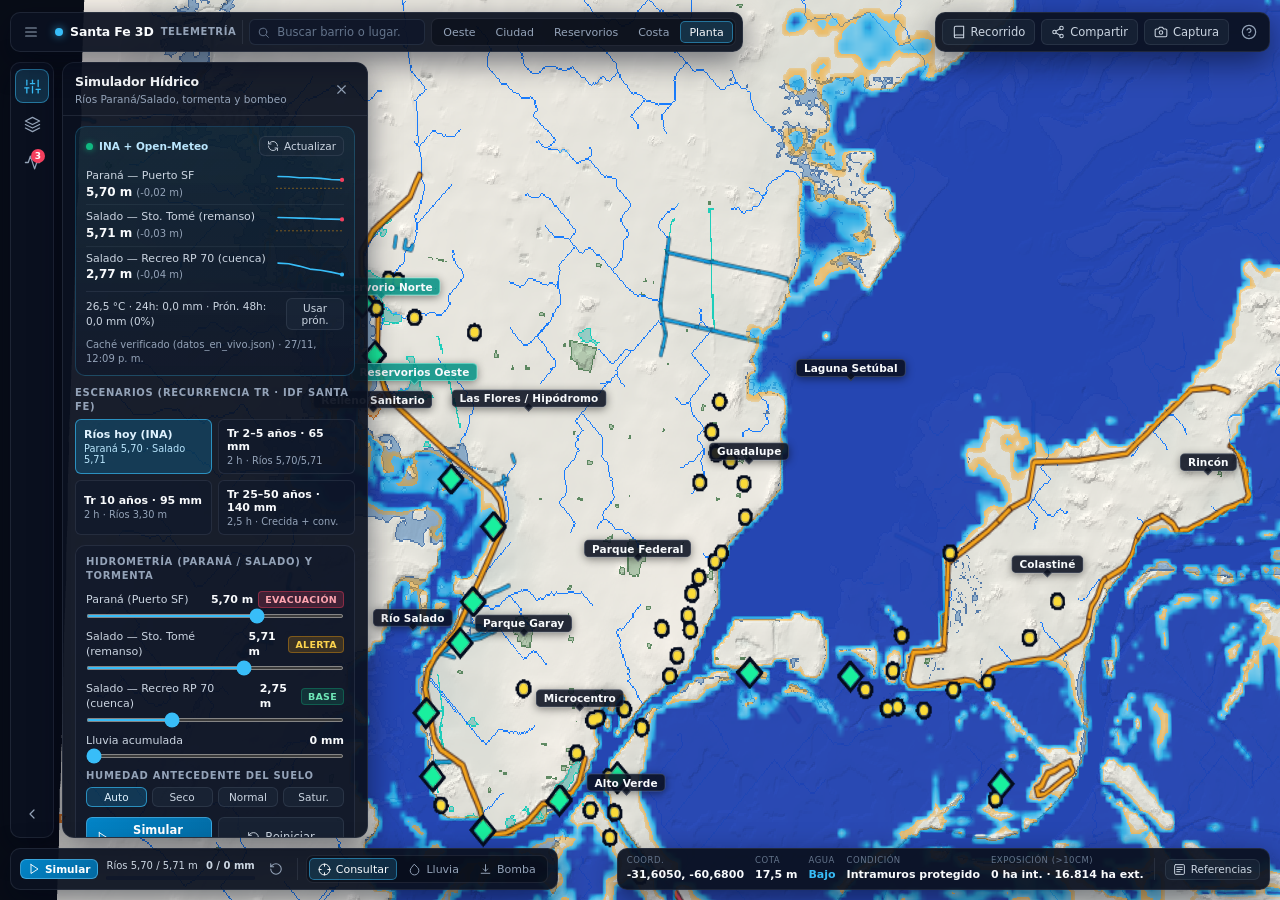
<file: index.html>
<!DOCTYPE html>
<html lang="es">
<head>
  <meta charset="utf-8">
  <meta name="viewport" content="width=device-width, initial-scale=1.0">
  <title>Santa Fe 3D — Simulador de Lluvias, Crecidas y Bombeo</title>
  <meta name="description" content="Visor topográfico 3D interactivo y simulador de lluvias, crecidas de los ríos Paraná y Salado, reservorios y estaciones de bombeo del Gran Santa Fe.">
  <meta property="og:title" content="Santa Fe 3D — Simulador de Lluvias, Crecidas y Bombeo">
  <meta property="og:description" content="Explorá el relieve suelo desnudo FABDEM, datos hidrométricos oficiales del INA, pronóstico Open-Meteo y 59 estaciones de bombeo de Santa Fe en 3D.">
  <meta property="og:type" content="website">
  <link rel="icon" type="image/svg+xml" href="data:image/svg+xml,%3Csvg xmlns='http://www.w3.org/2000/svg' viewBox='0 0 32 32'%3E%3Crect width='32' height='32' rx='8' fill='%230b1120'/%3E%3Cpath d='M5 20c3-2 5 2 8 0s5 2 8 0 4-2 6 0' stroke='%2338bdf8' stroke-width='2.6' fill='none' stroke-linecap='round'/%3E%3Cpath d='M5 13c3-2 5 2 8 0s5 2 8 0 4-2 6 0' stroke='%230ea5e9' stroke-width='2.2' fill='none' stroke-linecap='round' opacity='.75'/%3E%3C/svg%3E">
  <link rel="stylesheet" href="./src/styles.css">
</head>
<body>
  <div id="loading" role="status" aria-live="polite">
    <span id="loading-text">Cargando relieve 3D y modelo hídrico de Santa Fe...</span>
    <div class="loader-bar"></div>
  </div>

  <canvas id="glcanvas" tabindex="0" aria-label="Mapa topográfico 3D interactivo del Gran Santa Fe"></canvas>
  <div id="labels-layer" aria-hidden="false"></div>

  <!-- ZONA 1: Command Bar superior -->
  <header id="command-bar">
    <div class="bar-group">
      <button id="btn-toggle-drawer" class="btn-ghost" title="Mostrar u ocultar panel lateral" aria-label="Mostrar u ocultar panel lateral" aria-expanded="true">
        <span data-icon="menu" data-icon-size="16"></span>
      </button>
      <div class="brand-chip">
        <span class="brand-dot" aria-hidden="true"></span>
        <span class="brand-name">Santa Fe 3D</span>
        <span class="brand-tag">Telemetría</span>
      </div>
      <div class="search-wrap">
        <span class="search-ico" data-icon="search" data-icon-size="13"></span>
        <input id="search-place" list="barrios-list" placeholder="Buscar barrio o lugar..." autocomplete="off" aria-label="Buscar barrio o lugar">
        <datalist id="barrios-list"></datalist>
      </div>
      <div id="preset-buttons" class="segmented" role="group" aria-label="Vistas de cámara">
        <button data-preset="cap1">Oeste</button>
        <button data-preset="cap2">Ciudad</button>
        <button data-preset="res">Reservorios</button>
        <button data-preset="costa">Costa</button>
        <button data-preset="top" class="active">Planta</button>
      </div>
      <select id="preset-select" aria-label="Vista de cámara">
        <option value="cap1">Oeste</option>
        <option value="cap2">Ciudad</option>
        <option value="res">Reservorios</option>
        <option value="costa">Costa</option>
        <option value="top" selected>Planta</option>
      </select>
    </div>

    <div class="bar-group">
      <button id="btn-story" title="Iniciar recorrido guiado de 5 pasos" aria-label="Recorrido guiado">
        <span data-icon="book" data-icon-size="14"></span>
        <span class="btn-label-sm">Recorrido</span>
      </button>
      <button id="btn-share" title="Copiar enlace del escenario actual" aria-label="Compartir escenario">
        <span data-icon="share" data-icon-size="14"></span>
        <span class="btn-label-sm">Compartir</span>
      </button>
      <button id="btn-shot" title="Descargar captura PNG del 3D" aria-label="Descargar captura PNG">
        <span data-icon="camera" data-icon-size="14"></span>
        <span class="btn-label-sm">Captura</span>
      </button>
      <button id="btn-help" class="btn-ghost" title="Guía rápida de uso" aria-label="Guía rápida">
        <span data-icon="help" data-icon-size="16"></span>
      </button>
    </div>
  </header>

  <!-- Banner persistente para distinguir escenarios simulados de datos reales en vivo -->
  <div id="sim-banner" class="sim-banner hidden" role="status" aria-live="polite">
    <span class="sim-banner-dot" aria-hidden="true"></span>
    <strong class="sim-banner-title">ESCENARIO SIMULADO</strong>
    <span id="sim-banner-detail" class="sim-banner-detail tabular">No representa estado real en vivo</span>
    <button id="btn-back-live" class="btn-xs" type="button">Volver a hoy</button>
  </div>

  <!-- ZONA 2: Panel lateral único con Rail de 3 modos -->
  <aside id="sidebar" aria-label="Controles del simulador">
    <nav id="icon-rail" role="tablist" aria-orientation="vertical" aria-label="Secciones">
      <button class="rail-btn active" role="tab" aria-selected="true" data-mode="sim" title="Simulador y datos en vivo" aria-label="Simulador">
        <span data-icon="sliders" data-icon-size="17"></span>
      </button>
      <button class="rail-btn" role="tab" aria-selected="false" data-mode="layers" title="Capas, basemap y ajustes 3D" aria-label="Capas y 3D">
        <span data-icon="layers" data-icon-size="17"></span>
      </button>
      <button class="rail-btn" role="tab" aria-selected="false" data-mode="impact" title="Impacto y diagnóstico por sector" aria-label="Impacto y diagnóstico">
        <span data-icon="activity" data-icon-size="17"></span>
        <span id="rail-impact-badge" class="rail-badge hidden" aria-hidden="true">0</span>
      </button>
      <div class="rail-spacer"></div>
      <button id="btn-rail-collapse" class="rail-btn" title="Contraer panel" aria-label="Contraer panel">
        <span data-icon="chevronLeft" data-icon-size="16"></span>
      </button>
    </nav>

    <section id="drawer">
      <div class="drawer-header">
        <div>
          <div id="drawer-title" class="drawer-title">Simulador Hídrico</div>
          <div id="drawer-sub" class="drawer-sub">Ríos Paraná/Salado, tormenta y bombeo</div>
        </div>
        <button id="btn-close-drawer" class="btn-ghost" title="Ocultar panel" aria-label="Ocultar panel">
          <span data-icon="close" data-icon-size="15"></span>
        </button>
      </div>

      <div class="drawer-body">
        <!-- MODO 1: SIMULAR -->
        <div id="pane-sim" class="mode-pane active" role="tabpanel">
          <!-- Telemetría en vivo -->
          <div class="card live-card" aria-live="polite">
            <div class="live-top">
              <span class="live-status">
                <span id="live-dot" class="status-dot"></span>
                <span id="live-title">INA + Open-Meteo</span>
              </span>
              <button id="btn-refresh-live" class="btn-xs" title="Actualizar desde INA y Open-Meteo" aria-label="Actualizar datos en vivo">
                <span data-icon="refresh" data-icon-size="12"></span>
                <span>Actualizar</span>
              </button>
            </div>
            <div id="live-rivers-list">
              <div class="hint-line">Consultando alturas oficiales (INA)...</div>
            </div>
            <div class="weather-strip">
              <span id="live-weather" class="tabular">Consultando Open-Meteo...</span>
              <button id="btn-load-forecast" class="btn-xs" title="Cargar lluvia pronosticada 48 h">Usar prón.</button>
            </div>
            <div id="live-meta" class="live-meta">Iniciando telemetría...</div>
          </div>

          <!-- Escenarios anclados a recurrencias hidrológicas (Tr - IDF Santa Fe) -->
          <div>
            <div class="section-label">Escenarios (recurrencia Tr · IDF Santa Fe)</div>
            <div class="grid-2" style="margin-top:5px;">
              <button class="scenario-btn active" data-sc="hoy">
                <strong>Ríos hoy (INA)</strong>
                <span id="sc-hoy-sub" class="tabular">Cargando escala...</span>
              </button>
              <button class="scenario-btn" data-sc="tr5">
                <strong>Tr 2–5 años · 65 mm</strong>
                <span id="sc-rhoy-sub" class="tabular">2 h · Ríos hoy</span>
              </button>
              <button class="scenario-btn" data-sc="tr10">
                <strong>Tr 10 años · 95 mm</strong>
                <span class="tabular">2 h · Ríos 3,30 m</span>
              </button>
              <button class="scenario-btn" data-sc="tr50">
                <strong>Tr 25–50 años · 140 mm</strong>
                <span class="tabular">2,5 h · Crecida + conv.</span>
              </button>
            </div>
          </div>

          <!-- Controles principales (Nivel 1) -->
          <div class="card">
            <div class="section-label">
              <span>Hidrometría (Paraná / Salado) y tormenta</span>
            </div>

            <div class="slider-block">
              <div class="slider-head">
                <span>Paraná (Puerto SF)</span>
                <span class="slider-val tabular">
                  <span id="val-parana">-- m</span>
                  <span id="tag-parana" class="badge badge-ok">Normal</span>
                </span>
              </div>
              <input id="sl-parana" type="range" min="2.0" max="7.5" step="0.01" value="3.30" aria-label="Altura Río Paraná en Puerto Santa Fe">
            </div>

            <div class="slider-block">
              <div class="slider-head">
                <span title="Nivel de desembocadura influenciado por remanso del Río Paraná">Salado — Sto. Tomé (remanso)</span>
                <span class="slider-val tabular">
                  <span id="val-salado">-- m</span>
                  <span id="tag-salado" class="badge badge-ok">Normal</span>
                </span>
              </div>
              <input id="sl-salado" type="range" min="2.0" max="8.0" step="0.01" value="3.20" aria-label="Altura Río Salado en Santo Tomé (desembocadura y remanso Paraná)">
            </div>

            <div class="slider-block">
              <div class="slider-head">
                <span title="Estación INA Recreo RP 70: indica aporte propio de la cuenca del Salado">Salado — Recreo RP 70 (cuenca)</span>
                <span class="slider-val tabular">
                  <span id="val-recreo">2,90 m</span>
                  <span id="tag-recreo" class="badge badge-ok">Base</span>
                </span>
              </div>
              <input id="sl-recreo" type="range" min="0.5" max="7.5" step="0.05" value="2.90" aria-label="Altura Río Salado en Recreo Ruta 70 (aporte de cuenca)">
            </div>

            <div class="slider-block">
              <div class="slider-head">
                <span>Lluvia acumulada</span>
                <span id="val-rain" class="slider-val tabular">0 mm</span>
              </div>
              <input id="sl-rain" type="range" min="0" max="250" step="5" value="0" aria-label="Lluvia acumulada en milímetros">
            </div>

            <div>
              <div class="section-label" style="margin-bottom:4px;">Humedad antecedente del suelo</div>
              <div class="grid-4">
                <button class="active btn-xs" data-soil="auto" title="Calculada según lluvia real 24 h">Auto</button>
                <button class="btn-xs" data-soil="dry">Seco</button>
                <button class="btn-xs" data-soil="wet">Normal</button>
                <button class="btn-xs" data-soil="saturated">Satur.</button>
              </div>
            </div>

            <div class="grid-2" style="margin-top:2px;">
              <button id="btn-sim-play-panel" class="btn-primary">
                <span data-icon="play" data-icon-size="13"></span>
                <span>Simular lluvia</span>
              </button>
              <button id="btn-sim-reset-panel">
                <span data-icon="reset" data-icon-size="13"></span>
                <span>Reiniciar</span>
              </button>
            </div>
            <div>
              <div class="section-label" style="margin-bottom:4px;">Visualización del agua</div>
              <div class="grid-2">
                <button class="active btn-xs" data-wvis="uncertainty" title="Bandas de confianza asumiendo margen ±0,6 m de FABDEM">Incertidumbre (±0,6 m)</button>
                <button class="btn-xs" data-wvis="depth" title="Lámina estimada en cm (orientativa)">Lámina est. (cm)</button>
              </div>
            </div>
            <div class="hint-line">Puerto SF: Alerta 5,30 m · Evac. 5,70 m | Salado Sto. Tomé: Alerta 4,70 m</div>
          </div>

          <!-- Nivel 2: Parámetros hidráulicos avanzados (colapsado por defecto) -->
          <details class="accordion">
            <summary>
              <span>Parámetros hidráulicos avanzados</span>
              <span class="acc-chev" data-icon="chevronDown" data-icon-size="14"></span>
            </summary>
            <div class="accordion-body">
              <div class="slider-block">
                <div class="slider-head">
                  <span>Duración de tormenta</span>
                  <span id="val-dur" class="slider-val tabular">2,0 h (0 mm/h)</span>
                </div>
                <input id="sl-dur" type="range" min="0.5" max="6" step="0.5" value="2" aria-label="Duración de la tormenta en horas">
              </div>

              <div>
                <div class="section-label" style="margin-bottom:4px;">Perfil de tormenta (hietograma)</div>
                <div class="grid-2">
                  <button class="active" data-profile="uniform">Uniforme</button>
                  <button data-profile="convective">Convectiva (pico)</button>
                </div>
              </div>

              <div>
                <div class="section-label" style="margin-bottom:4px;">Desagüe pluvial urbano</div>
                <div class="grid-2">
                  <button id="btn-drain-ok" class="active" data-drain="partial">Parcial</button>
                  <button id="btn-drain-sat" data-drain="saturated">Saturado</button>
                </div>
              </div>

              <div>
                <div class="section-label" style="margin-bottom:4px;">Estaciones de bombeo (14 fijas + 45 móviles)</div>
                <div class="grid-2">
                  <button id="btn-cpump-on" class="active" data-cpump="on">Activas (59)</button>
                  <button id="btn-cpump-off" data-cpump="off">Apagadas</button>
                </div>
              </div>
            </div>
          </details>
        </div>

        <!-- MODO 2: CAPAS Y 3D -->
        <div id="pane-layers" class="mode-pane" role="tabpanel">
          <div class="card">
            <div class="section-label">Mapa base</div>
            <div class="grid-3">
              <button data-base="relief">Relieve</button>
              <button data-base="streets">Calles</button>
              <button class="active" data-base="sat">Satélite</button>
            </div>
            <div id="basemap-status" class="hint-line">Cargando imagen satelital HD...</div>
            <div id="basemap-attr" class="basemap-attr hidden"></div>
          </div>

          <div class="card">
            <div class="section-label">Infraestructura y drenaje</div>
            <label class="switch-row">
              <span class="switch-left"><span class="swatch round" style="background:#06b6d4"></span>Estaciones de bombeo (59)</span>
              <input class="switch-input" type="checkbox" id="chk-city-pumps" checked>
            </label>
            <label class="switch-row">
              <span class="switch-left"><span class="swatch" style="background:linear-gradient(135deg,#0ea5e9 50%,#f59e0b 50%)"></span>Canales y defensas (OSM)</span>
              <input class="switch-input" type="checkbox" id="chk-osm-canales" checked>
            </label>
            <label class="switch-row">
              <span class="switch-left"><span class="swatch" style="background:#14b8a6"></span>Reservorios y cuencos</span>
              <input class="switch-input" type="checkbox" id="chk-res" checked>
            </label>
            <label class="switch-row">
              <span class="switch-left"><span class="swatch" style="background:#007bff"></span>Corredores principales</span>
              <input class="switch-input" type="checkbox" id="chk-bin" checked>
            </label>
            <label class="switch-row">
              <span class="switch-left"><span class="swatch" style="background:#38bdf8"></span>Red secundaria (umbral)</span>
              <input class="switch-input" type="checkbox" id="chk-acflow">
            </label>
            <div id="thresh-wrap" class="slider-block hidden">
              <div class="slider-head">
                <span>Sensibilidad de red</span>
                <span id="val-thresh" class="slider-val tabular">5.000</span>
              </div>
              <input id="sl-thresh" type="range" min="2.477" max="5.301" step="0.01" value="3.699">
            </div>
          </div>

          <div class="card">
            <div class="section-label">Referencias urbanas</div>
            <label class="switch-row">
              <span class="switch-left"><span class="swatch" style="background:linear-gradient(135deg,#0816d8 50%,#34e08a 50%)"></span>Capa de riesgo hídrico base</span>
              <input class="switch-input" type="checkbox" id="chk-risk-layer">
            </label>
            <label class="switch-row">
              <span class="switch-left"><span class="swatch" style="background:#2b6cb0"></span>Ríos y Laguna Setúbal</span>
              <input class="switch-input" type="checkbox" id="chk-water" checked>
            </label>
            <label class="switch-row">
              <span class="switch-left"><span class="swatch" style="background:#5a7d5c"></span>Parques y plazas</span>
              <input class="switch-input" type="checkbox" id="chk-parks" checked>
            </label>
            <label class="switch-row">
              <span class="switch-left"><span class="swatch" style="background:#d97706"></span>Relleno sanitario</span>
              <input class="switch-input" type="checkbox" id="chk-landfill" checked>
            </label>
            <label class="switch-row">
              <span class="switch-left"><span class="swatch" style="background:#94a3b8"></span>Etiquetas de barrios</span>
              <input class="switch-input" type="checkbox" id="chk-labels" checked>
            </label>
          </div>

          <details class="accordion">
            <summary>
              <span>Riesgo hídrico base</span>
              <span class="acc-chev" data-icon="chevronDown" data-icon-size="14"></span>
            </summary>
            <div class="accordion-body">
              <div class="slider-block">
                <div class="slider-head">
                  <span>Opacidad</span>
                  <span id="val-risk-alpha" class="slider-val tabular">62%</span>
                </div>
                <input id="sl-risk-alpha" type="range" min="0" max="100" step="2" value="62">
              </div>
              <label class="switch-row"><span class="switch-left"><span class="swatch" style="background:#0816d8"></span>Zona I · Extramuros sin defensa</span><input class="switch-input" type="checkbox" id="chk-r1" checked></label>
              <label class="switch-row"><span class="switch-left"><span class="swatch" style="background:#3cd6ff"></span>Zona II · Terraza baja fluvial</span><input class="switch-input" type="checkbox" id="chk-r2" checked></label>
              <label class="switch-row"><span class="switch-left"><span class="swatch" style="background:#34e08a"></span>Zona III · Defendida / periurbana</span><input class="switch-input" type="checkbox" id="chk-r3" checked></label>
              <label class="switch-row"><span class="switch-left"><span class="swatch" style="background:#f4f2ec"></span>Zona IV · Intramuros protegido</span><input class="switch-input" type="checkbox" id="chk-r4" checked></label>
            </div>
          </details>

          <details class="accordion">
            <summary>
              <span>Ajustes 3D del relieve</span>
              <span class="acc-chev" data-icon="chevronDown" data-icon-size="14"></span>
            </summary>
            <div class="accordion-body">
              <div class="slider-block">
                <div class="slider-head"><span>Exageración vertical (Z)</span><span id="val-z" class="slider-val tabular">28×</span></div>
                <input id="sl-z" type="range" min="1" max="80" step="1" value="28">
              </div>
              <div class="slider-block">
                <div class="slider-head"><span>Sombreado topográfico</span><span id="val-hs" class="slider-val tabular">70%</span></div>
                <input id="sl-hs" type="range" min="0" max="100" step="5" value="70">
              </div>
              <label class="switch-row">
                <span class="switch-left"><span class="swatch" style="background:#78716c"></span>Curvas de nivel (cada 2 m)</span>
                <input class="switch-input" type="checkbox" id="chk-contours">
              </label>
              <label class="switch-row">
                <span class="switch-left"><span class="swatch" style="background:#38bdf8"></span>Modo ligero (PC lenta / menor GPU)</span>
                <input class="switch-input" type="checkbox" id="chk-light-mode">
              </label>
            </div>
          </details>
        </div>

        <!-- MODO 3: IMPACTO Y DIAGNÓSTICO (absorbe #diag-card sin solapamientos) -->
        <div id="pane-impact" class="mode-pane" role="tabpanel" aria-live="polite">
          <div>
            <div class="section-label">Resumen del escenario actual</div>
            <div class="grid-4" style="margin-top:6px;">
              <div class="kpi-card"><div id="kpi-ha" class="kpi-v tabular">0 ha</div><div class="kpi-k">Ciudad &gt;10cm</div></div>
              <div class="kpi-card"><div id="kpi-ext" class="kpi-v tabular">0 ha</div><div class="kpi-k">Costa/Islas</div></div>
              <div class="kpi-card"><div id="kpi-res" class="kpi-v tabular">0%</div><div class="kpi-k">Reservorios</div></div>
              <div class="kpi-card"><div id="kpi-max" class="kpi-v tabular">0 cm</div><div class="kpi-k">Máx. ciudad</div></div>
            </div>
          </div>

          <!-- Alertas operativas empíricas activas (Fase 6) -->
          <div id="emp-alerts-wrap" class="hidden">
            <div class="section-label">Umbrales territoriales activos</div>
            <div id="emp-alerts-list" class="emp-alerts-list"></div>
          </div>

          <!-- Diagnóstico del punto -->
          <div id="diag-panel" class="diag-box selectable">
            <div class="diag-head">
              <span id="diag-title" class="diag-title">Diagnóstico por sector</span>
              <button id="diag-clear" class="btn-ghost hidden" title="Limpiar selección" aria-label="Limpiar selección">
                <span data-icon="close" data-icon-size="13"></span>
              </button>
            </div>
            <div id="diag-body" class="diag-meta">
              Hacé clic en cualquier punto del mapa 3D para inspeccionar cotas, agua simulada y bombeo cercano.
            </div>
          </div>
        </div>
      </div>
    </section>
  </aside>

  <!-- Popover de Recorrido / Ayuda -->
  <div id="tour-popover" class="hidden" role="dialog" aria-label="Guía y recorrido">
    <div class="tour-head">
      <span id="tour-title" class="tour-title">Guía rápida</span>
      <button id="tour-close" class="btn-ghost" title="Cerrar" aria-label="Cerrar guía">
        <span data-icon="close" data-icon-size="14"></span>
      </button>
    </div>
    <div id="tour-body" class="tour-body"></div>
    <div id="tour-foot" class="tour-foot"></div>
  </div>

  <!-- ZONA 3: Dock inferior unificado -->
  <footer id="bottom-dock">
    <div id="sim-dock" class="dock-pill">
      <button id="btn-sim-play" class="btn-primary btn-xs" aria-label="Simular o pausar lluvia">
        <span data-icon="play" data-icon-size="12"></span>
        <span id="btn-sim-play-lbl">Simular</span>
      </button>
      <div class="sim-progress-mini">
        <div class="sim-progress-top tabular">
          <span id="sim-status">Listo</span>
          <strong id="sim-mm">0 / 0 mm</strong>
        </div>
        <div class="progress-track"><div id="sim-bar" class="progress-fill"></div></div>
      </div>
      <button id="btn-sim-reset" class="btn-ghost" title="Reiniciar simulación" aria-label="Reiniciar simulación">
        <span data-icon="reset" data-icon-size="14"></span>
      </button>
      <div class="dock-divider"></div>
      <div class="segmented" role="group" aria-label="Herramientas sobre el mapa 3D">
        <button class="active" data-tool="inspect" title="Consultar diagnóstico de un punto">
          <span data-icon="crosshair" data-icon-size="13"></span>
          <span class="btn-label-sm">Consultar</span>
        </button>
        <button data-tool="rain" title="Descargar chaparrón puntual (+55 mm)">
          <span data-icon="droplet" data-icon-size="13"></span>
          <span class="btn-label-sm">Lluvia</span>
        </button>
        <button data-tool="pump" title="Colocar bomba extractora temporal (hasta 5)">
          <span data-icon="pump" data-icon-size="13"></span>
          <span class="btn-label-sm">Bomba</span>
        </button>
      </div>
      <button id="btn-clear-pumps" class="btn-xs hidden" title="Quitar bombas manuales">
        <span>Quitar (<span id="pump-cnt">0</span>)</span>
      </button>
    </div>

    <div id="info-dock" class="dock-pill">
      <div class="insp-strip selectable" aria-label="Inspector topográfico">
        <div class="insp-col insp-hide-sm">
          <span class="insp-k">Coord.</span>
          <span id="i-coord" class="insp-v tabular">-31,6050, -60,6800</span>
        </div>
        <div class="insp-col">
          <span class="insp-k">Cota</span>
          <span id="i-elev" class="insp-v tabular">-- m</span>
        </div>
        <div class="insp-col">
          <span class="insp-k">Agua</span>
          <span id="i-water" class="insp-v water tabular">0 cm</span>
        </div>
        <div class="insp-col insp-hide-md">
          <span class="insp-k">Condición</span>
          <span id="i-risk" class="insp-v">--</span>
        </div>
        <div class="insp-col insp-hide-md">
          <span class="insp-k">Exposición (&gt;10cm)</span>
          <span id="i-acum" class="insp-v tabular">0 ha int. · 0 ha ext.</span>
        </div>
      </div>
      <div class="dock-divider"></div>
      <button id="btn-legend" class="btn-xs" aria-expanded="false" aria-controls="legend-popover">
        <span data-icon="legend" data-icon-size="13"></span>
        <span class="btn-label-sm">Referencias</span>
      </button>

      <!-- Leyenda oscura colapsable y completa -->
      <div id="legend-popover" class="hidden" role="region" aria-label="Referencias del mapa">
        <h3>
          <span>Referencias</span>
          <button id="btn-legend-close" class="btn-ghost" aria-label="Cerrar referencias">
            <span data-icon="close" data-icon-size="13"></span>
          </button>
        </h3>
        <div class="leg-group-title">Bandas de incertidumbre (FABDEM ±0,6 m)</div>
        <div class="leg-row"><span class="leg-box" style="background:rgba(245,158,11,0.65);border-color:#f59e0b"></span>Franja sensible (verificar en campo)</div>
        <div class="leg-row"><span class="leg-box" style="background:#0ea5e9"></span>Probabilidad media (40–80%)</div>
        <div class="leg-row"><span class="leg-box" style="background:#1e40af"></span>Alta confianza (&gt; 80% · bajos)</div>

        <div class="leg-group-title">Lámina estimada (modo cm)</div>
        <div class="leg-row"><span class="leg-box" style="background:#7dd3fc"></span>Somera (4–15 cm)</div>
        <div class="leg-row"><span class="leg-box" style="background:#0284c7"></span>Media (15–40 cm)</div>
        <div class="leg-row"><span class="leg-box" style="background:#1e3a8a"></span>Profunda (&gt; 40 cm)</div>

        <div class="leg-group-title">Zonificación física territorial</div>
        <div class="leg-row"><span class="leg-box" style="background:#f8fafc"></span>Intramuros protegido (terraza alta)</div>
        <div class="leg-row"><span class="leg-box" style="background:#34e08a"></span>Área defendida / periurbana condicionada</div>
        <div class="leg-row"><span class="leg-box" style="background:#33e0b3"></span>Franja de transición</div>
        <div class="leg-row"><span class="leg-box" style="background:#3cd6ff"></span>Terraza baja / transición fluvial</div>
        <div class="leg-row"><span class="leg-box" style="background:#0816d8"></span>Extramuros sin defensa (valle aluvial)</div>

        <div class="leg-group-title">Infraestructura hídrica y defensas</div>
        <div class="leg-row"><span class="leg-line" style="background:#0077ff"></span>Corredor de escurrimiento D8</div>
        <div class="leg-row"><span class="leg-box" style="background:rgba(20,184,166,0.35);border-color:#14b8a6"></span>Área de reservorio / cuenco</div>
        <div class="leg-row"><span class="leg-dot" style="background:#10f09e;border:1.5px solid #020617;border-radius:2px;transform:rotate(45deg)"></span>Estación fija principal (EB0–EB6)</div>
        <div class="leg-row"><span class="leg-dot" style="background:#facc15;border:1.5px solid #020617"></span>Punto de bombeo móvil / complementario</div>
        <div class="leg-row"><span class="leg-line" style="background:#f59e0b"></span>Defensa consolidada · <span class="leg-line" style="background:#0ea5e9"></span>Canal (OSM)</div>
        <div class="leg-row"><span class="leg-line" style="background:repeating-linear-gradient(90deg,#f43f5e 0 6px,transparent 6px 10px)"></span>Sector extramuros sin defensa</div>

        <div class="leg-disclaimer">
          FABDEM suelo desnudo (~30 m) · OSM · INA (Puerto SF 0 = 8,20 m IGN) · Open-Meteo. Modelo orientativo; no reemplaza alertas oficiales.
        </div>
      </div>
    </div>
  </footer>

  <div id="toast" role="status" aria-live="polite"></div>

  <script type="module" src="./src/main.js"></script>
</body>
</html>
</file>
<file: src/styles.css>
/* Santa Fe 3D — Cartographic Dark Telemetry Design System (Kepler.gl / Windy / Linear) */
:root {
  --bg-deep: #070b14;
  --bg-radial: #0f192d;
  --surface: rgba(11, 17, 32, 0.94);
  --surface-elevated: rgba(15, 23, 42, 0.97);
  --surface-subtle: rgba(30, 41, 59, 0.56);
  --surface-hover: rgba(51, 65, 85, 0.72);
  --border: rgba(148, 163, 184, 0.14);
  --border-strong: rgba(148, 163, 184, 0.28);
  --text-1: #f8fafc;
  --text-2: #cbd5e1;
  --text-3: #94a3b8;
  --text-4: #64748b;
  --accent: #38bdf8;
  --accent-strong: #0284c7;
  --ok: #10b981;
  --warn: #f59e0b;
  --crit: #f43f5e;
  --emerg: #a855f7;
  --teal: #14b8a6;
  --radius-sm: 6px;
  --radius-md: 10px;
  --radius-lg: 12px;
  --shadow: 0 10px 30px rgba(2, 6, 23, 0.52);
  --font-sans: "Inter", "Segoe UI", system-ui, -apple-system, sans-serif;
}

*, *::before, *::after { box-sizing: border-box; }

html, body {
  margin: 0;
  padding: 0;
  width: 100%;
  height: 100%;
  overflow: hidden;
  background: radial-gradient(circle at 55% 40%, var(--bg-radial) 0%, var(--bg-deep) 100%);
  color: var(--text-1);
  font-family: var(--font-sans);
  font-size: 12px;
  line-height: 1.4;
  -webkit-font-smoothing: antialiased;
}

.tabular { font-variant-numeric: tabular-nums; }
.selectable { user-select: text; -webkit-user-select: text; }
.hidden { display: none !important; }
.sr-only {
  position: absolute; width: 1px; height: 1px; padding: 0; margin: -1px;
  overflow: hidden; clip: rect(0, 0, 0, 0); white-space: nowrap; border: 0;
}

/* Canvas & Map Labels */
#glcanvas {
  position: fixed;
  inset: 0;
  width: 100%;
  height: 100%;
  display: block;
  cursor: grab;
  user-select: none;
  outline: none;
}
#glcanvas:focus-visible { outline: 2px solid var(--accent); outline-offset: -2px; }
#glcanvas.dragging { cursor: grabbing; }
#glcanvas.tool-mode { cursor: crosshair; }

#labels-layer {
  position: fixed;
  inset: 0;
  pointer-events: none;
  overflow: hidden;
  z-index: 3;
}

.map-label {
  position: fixed;
  top: 0;
  left: 0;
  display: none;
  background: rgba(11, 17, 32, 0.88);
  color: var(--text-1);
  border: 1px solid rgba(148, 163, 184, 0.28);
  padding: 2px 7px;
  border-radius: 5px;
  font-family: var(--font-sans);
  font-size: 10.5px;
  font-weight: 600;
  letter-spacing: 0.01em;
  white-space: nowrap;
  box-shadow: 0 2px 8px rgba(0, 0, 0, 0.45);
  pointer-events: auto;
  cursor: pointer;
  transition: border-color 0.14s ease, background 0.14s ease;
}
.map-label::after {
  content: "";
  position: absolute;
  left: 50%;
  bottom: -4px;
  width: 6px;
  height: 6px;
  background: inherit;
  border-right: 1px solid rgba(148, 163, 184, 0.32);
  border-bottom: 1px solid rgba(148, 163, 184, 0.32);
  transform: translateX(-50%) rotate(45deg);
  pointer-events: none;
}
.map-label:hover { border-color: var(--accent); background: rgba(15, 23, 42, 0.96); }
.map-label.res-lbl {
  background: rgba(13, 148, 136, 0.90);
  border-color: rgba(153, 246, 228, 0.55);
}
.map-label.res-lbl::after { border-color: rgba(153, 246, 228, 0.55); }
.map-label.res-lbl:hover { background: rgba(15, 118, 110, 0.98); border-color: #99f6e4; }

/* Base Controls */
button, select, input {
  font-family: var(--font-sans);
}

button {
  display: inline-flex;
  align-items: center;
  justify-content: center;
  gap: 5px;
  background: var(--surface-subtle);
  color: var(--text-2);
  border: 1px solid var(--border);
  border-radius: var(--radius-sm);
  padding: 5px 9px;
  font-size: 11.5px;
  font-weight: 500;
  cursor: pointer;
  user-select: none;
  transition: background 0.14s ease, border-color 0.14s ease, color 0.14s ease;
}
button:hover:not(:disabled) {
  background: var(--surface-hover);
  border-color: var(--border-strong);
  color: var(--text-1);
}
button:focus-visible, select:focus-visible, input:focus-visible {
  outline: 1.5px solid var(--accent);
  outline-offset: 1px;
}
button:disabled { opacity: 0.42; cursor: not-allowed; }
button.active {
  background: rgba(14, 165, 233, 0.22);
  border-color: rgba(56, 189, 248, 0.65);
  color: #e0f2fe;
}
button.btn-primary {
  background: linear-gradient(135deg, #0284c7, #0369a1);
  border-color: rgba(125, 211, 252, 0.45);
  color: #fff;
  font-weight: 600;
}
button.btn-primary:hover:not(:disabled) {
  background: linear-gradient(135deg, #0ea5e9, #0284c7);
  border-color: rgba(186, 230, 253, 0.7);
}
button.btn-primary.running {
  background: linear-gradient(135deg, #d97706, #b45309);
  border-color: rgba(253, 186, 116, 0.6);
}
button.btn-ghost {
  background: transparent;
  border-color: transparent;
  color: var(--text-3);
  padding: 5px;
}
button.btn-ghost:hover:not(:disabled) {
  background: var(--surface-subtle);
  color: var(--text-1);
}
button.btn-xs {
  padding: 3px 7px;
  font-size: 10.5px;
}

.ico { flex-shrink: 0; display: block; }

/* ZONE 1: Top Command Bar */
#command-bar {
  position: fixed;
  top: 10px;
  left: 10px;
  right: 10px;
  height: 44px;
  z-index: 20;
  display: flex;
  align-items: center;
  justify-content: space-between;
  gap: 8px;
  pointer-events: none;
}

.bar-group {
  display: flex;
  align-items: center;
  gap: 6px;
  height: 40px;
  padding: 4px 6px;
  background: var(--surface);
  border: 1px solid var(--border);
  border-radius: var(--radius-md);
  box-shadow: var(--shadow);
  pointer-events: auto;
}

.brand-chip {
  display: flex;
  align-items: center;
  gap: 7px;
  padding: 0 6px 0 4px;
  border-right: 1px solid var(--border);
  height: 24px;
}
.brand-dot {
  width: 8px;
  height: 8px;
  border-radius: 50%;
  background: var(--accent);
  box-shadow: 0 0 8px rgba(56, 189, 248, 0.75);
}
.brand-name {
  font-size: 12.5px;
  font-weight: 700;
  letter-spacing: -0.01em;
  color: var(--text-1);
  white-space: nowrap;
}
.brand-tag {
  font-size: 10px;
  font-weight: 600;
  color: var(--text-3);
  text-transform: uppercase;
  letter-spacing: 0.06em;
}

.search-wrap {
  position: relative;
  display: flex;
  align-items: center;
}
.search-wrap .search-ico {
  position: absolute;
  left: 8px;
  color: var(--text-4);
  pointer-events: none;
  display: flex;
}
#search-place {
  background: rgba(15, 23, 42, 0.78);
  color: var(--text-1);
  border: 1px solid var(--border);
  border-radius: var(--radius-sm);
  padding: 5px 8px 5px 27px;
  font-size: 11.5px;
  width: 176px;
  outline: none;
  transition: border-color 0.14s ease, width 0.18s ease;
}
#search-place:focus { border-color: var(--accent); width: 210px; }
#search-place::placeholder { color: var(--text-4); }

.segmented {
  display: inline-flex;
  align-items: center;
  background: rgba(7, 11, 20, 0.52);
  border: 1px solid var(--border);
  border-radius: 7px;
  padding: 2px;
  gap: 2px;
}
.segmented button {
  background: transparent;
  border: 1px solid transparent;
  padding: 3.5px 8px;
  font-size: 11px;
  border-radius: 5px;
  color: var(--text-3);
}
.segmented button:hover { color: var(--text-1); background: rgba(51, 65, 85, 0.45); }
.segmented button.active {
  background: rgba(56, 189, 248, 0.18);
  border-color: rgba(56, 189, 248, 0.48);
  color: var(--text-1);
}

#preset-select {
  display: none;
  background: rgba(15, 23, 42, 0.88);
  color: var(--text-1);
  border: 1px solid var(--border);
  border-radius: var(--radius-sm);
  padding: 0 6px;
  height: 28px;
  line-height: 26px;
  max-width: 96px;
  font-size: 11px;
  white-space: nowrap;
  overflow: hidden;
  text-overflow: ellipsis;
  flex-shrink: 0;
}

/* Banner persistente de Escenario Simulado */
.sim-banner {
  position: fixed;
  top: 62px;
  left: 50%;
  transform: translateX(-50%);
  z-index: 19;
  display: inline-flex;
  align-items: center;
  gap: 8px;
  padding: 5px 11px;
  background: rgba(30, 18, 6, 0.94);
  border: 1px solid rgba(245, 158, 11, 0.72);
  border-radius: 999px;
  box-shadow: 0 6px 20px rgba(2, 6, 23, 0.55);
  color: #fef3c7;
  font-size: 11px;
  max-width: calc(100vw - 28px);
  white-space: nowrap;
}
.sim-banner-dot {
  width: 7px;
  height: 7px;
  border-radius: 50%;
  background: #f59e0b;
  box-shadow: 0 0 8px rgba(245, 158, 11, 0.85);
  flex-shrink: 0;
}
.sim-banner-title {
  font-size: 10.5px;
  font-weight: 800;
  letter-spacing: 0.06em;
  color: #fbbf24;
}
.sim-banner-detail {
  color: #fde68a;
  font-size: 10.5px;
  overflow: hidden;
  text-overflow: ellipsis;
}
.sim-banner button {
  background: rgba(245, 158, 11, 0.22);
  border-color: rgba(251, 191, 36, 0.55);
  color: #fffbeb;
  padding: 2px 8px;
  font-size: 10px;
  font-weight: 600;
}
.sim-banner button:hover {
  background: rgba(245, 158, 11, 0.36);
}
body.sim-mode #glcanvas {
  box-shadow: inset 0 0 0 2px rgba(245, 158, 11, 0.45);
}

/* ZONE 2: Left Sidebar with 3-Mode Icon Rail */
#sidebar {
  position: fixed;
  top: 62px;
  left: 10px;
  bottom: 62px;
  z-index: 16;
  display: flex;
  align-items: stretch;
  pointer-events: none;
}

#icon-rail {
  width: 44px;
  background: var(--surface);
  border: 1px solid var(--border);
  border-radius: var(--radius-md);
  box-shadow: var(--shadow);
  padding: 6px 4px;
  display: flex;
  flex-direction: column;
  align-items: center;
  gap: 4px;
  pointer-events: auto;
  flex-shrink: 0;
}

.rail-btn {
  position: relative;
  width: 34px;
  height: 34px;
  padding: 0;
  border-radius: 8px;
  background: transparent;
  border: 1px solid transparent;
  color: var(--text-3);
}
.rail-btn:hover { background: var(--surface-subtle); color: var(--text-1); }
.rail-btn.active {
  background: rgba(56, 189, 248, 0.18);
  border-color: rgba(56, 189, 248, 0.5);
  color: var(--accent);
}
.rail-badge {
  position: absolute;
  top: 3px;
  right: 3px;
  min-width: 14px;
  height: 14px;
  padding: 0 3px;
  border-radius: 999px;
  background: var(--crit);
  color: #fff;
  font-size: 9px;
  font-weight: 700;
  display: flex;
  align-items: center;
  justify-content: center;
  line-height: 1;
}
.rail-spacer { flex: 1; }

#drawer {
  width: 306px;
  margin-left: 8px;
  background: var(--surface);
  border: 1px solid var(--border);
  border-radius: var(--radius-lg);
  box-shadow: var(--shadow);
  display: flex;
  flex-direction: column;
  overflow: hidden;
  pointer-events: auto;
  transition: transform 0.2s ease, opacity 0.18s ease, width 0.2s ease, margin 0.2s ease;
}

#sidebar.collapsed #drawer {
  width: 0;
  margin-left: 0;
  opacity: 0;
  pointer-events: none;
  border-width: 0;
}

.drawer-header {
  display: flex;
  align-items: center;
  justify-content: space-between;
  padding: 10px 12px 9px;
  border-bottom: 1px solid var(--border);
  flex-shrink: 0;
}
.drawer-title {
  font-size: 12.5px;
  font-weight: 700;
  color: var(--text-1);
  letter-spacing: -0.01em;
}
.drawer-sub {
  font-size: 10.5px;
  color: var(--text-3);
  margin-top: 1px;
}

.drawer-body {
  padding: 10px 12px 14px;
  overflow-y: auto;
  display: flex;
  flex-direction: column;
  gap: 10px;
  flex: 1;
}
.drawer-body::-webkit-scrollbar { width: 5px; }
.drawer-body::-webkit-scrollbar-thumb { background: rgba(148, 163, 184, 0.25); border-radius: 999px; }

.mode-pane { display: none; flex-direction: column; gap: 10px; }
.mode-pane.active { display: flex; }

.section-label {
  font-size: 10px;
  font-weight: 600;
  text-transform: uppercase;
  letter-spacing: 0.07em;
  color: var(--text-3);
  display: flex;
  align-items: center;
  justify-content: space-between;
  gap: 6px;
}

.card {
  background: rgba(15, 23, 42, 0.56);
  border: 1px solid var(--border);
  border-radius: var(--radius-md);
  padding: 9px 10px;
  display: flex;
  flex-direction: column;
  gap: 8px;
}

/* Telemetry Live Card */
.live-card {
  background: linear-gradient(180deg, rgba(14, 116, 144, 0.14), rgba(15, 23, 42, 0.62));
  border-color: rgba(56, 189, 248, 0.22);
}
.live-top {
  display: flex;
  align-items: center;
  justify-content: space-between;
  gap: 6px;
}
.live-status {
  display: inline-flex;
  align-items: center;
  gap: 6px;
  font-size: 10.5px;
  font-weight: 600;
  color: #bae6fd;
}
.status-dot {
  width: 7px;
  height: 7px;
  border-radius: 50%;
  background: var(--warn);
}
.status-dot.ok { background: var(--ok); box-shadow: 0 0 6px rgba(16, 185, 129, 0.7); }
.status-dot.partial { background: var(--accent); box-shadow: 0 0 6px rgba(56, 189, 248, 0.65); }

.river-row {
  display: flex;
  align-items: center;
  justify-content: space-between;
  gap: 8px;
  padding: 4px 0;
  border-bottom: 1px solid rgba(148, 163, 184, 0.09);
}
.river-row:last-of-type { border-bottom: none; padding-bottom: 0; }
.river-name { font-size: 11px; color: var(--text-2); font-weight: 500; }
.river-val { font-size: 12px; font-weight: 700; color: var(--text-1); }
.river-delta { font-size: 10px; color: var(--text-3); margin-left: 4px; font-weight: 500; }
.sparkline { display: block; flex-shrink: 0; }

.weather-strip {
  display: flex;
  align-items: center;
  justify-content: space-between;
  gap: 6px;
  padding-top: 6px;
  border-top: 1px solid rgba(148, 163, 184, 0.12);
  font-size: 10.5px;
  color: var(--text-2);
}
.live-meta { font-size: 10px; color: var(--text-3); }

/* Scenario Grid */
.grid-2 { display: grid; grid-template-columns: 1fr 1fr; gap: 6px; }
.grid-3 { display: grid; grid-template-columns: repeat(3, 1fr); gap: 5px; }
.grid-4 { display: grid; grid-template-columns: repeat(4, 1fr); gap: 5px; }

.scenario-btn {
  flex-direction: column;
  align-items: flex-start;
  text-align: left;
  padding: 7px 8px;
  gap: 2px;
  background: rgba(15, 23, 42, 0.62);
}
.scenario-btn strong { font-size: 11px; color: var(--text-1); font-weight: 600; }
.scenario-btn span { font-size: 9.8px; color: var(--text-3); font-weight: 400; }
.scenario-btn.active strong { color: #e0f2fe; }
.scenario-btn.active span { color: #bae6fd; }

/* Sliders & Badges */
.slider-block { display: flex; flex-direction: column; gap: 3px; }
.slider-head {
  display: flex;
  align-items: center;
  justify-content: space-between;
  gap: 6px;
  font-size: 11px;
  color: var(--text-2);
}
.slider-val {
  display: inline-flex;
  align-items: center;
  gap: 5px;
  font-weight: 600;
  color: var(--text-1);
}

input[type="range"] {
  width: 100%;
  accent-color: var(--accent);
  height: 4px;
  cursor: pointer;
  margin: 3px 0;
}

.badge {
  font-size: 9.5px;
  font-weight: 700;
  padding: 1px 6px;
  border-radius: 4px;
  text-transform: uppercase;
  letter-spacing: 0.03em;
}
.badge-ok { background: rgba(16, 185, 129, 0.16); color: #6ee7b7; border: 1px solid rgba(16, 185, 129, 0.32); }
.badge-warn { background: rgba(245, 158, 11, 0.18); color: #fcd34d; border: 1px solid rgba(245, 158, 11, 0.36); }
.badge-crit { background: rgba(244, 63, 94, 0.20); color: #fda4af; border: 1px solid rgba(244, 63, 94, 0.42); }

.hint-line {
  font-size: 10px;
  color: var(--text-3);
  line-height: 1.35;
}

/* Accordion (Progressive Disclosure) */
details.accordion {
  background: rgba(15, 23, 42, 0.48);
  border: 1px solid var(--border);
  border-radius: var(--radius-md);
  padding: 7px 10px;
}
details.accordion summary {
  list-style: none;
  display: flex;
  align-items: center;
  justify-content: space-between;
  font-size: 11px;
  font-weight: 600;
  color: var(--text-2);
  cursor: pointer;
  user-select: none;
}
details.accordion summary::-webkit-details-marker { display: none; }
details.accordion[open] summary .acc-chev { transform: rotate(180deg); }
.acc-chev { transition: transform 0.16s ease; color: var(--text-3); display: flex; }
.accordion-body {
  margin-top: 9px;
  padding-top: 8px;
  border-top: 1px solid var(--border);
  display: flex;
  flex-direction: column;
  gap: 8px;
}

/* Layer Switches */
.switch-row {
  display: flex;
  align-items: center;
  justify-content: space-between;
  gap: 8px;
  font-size: 11.5px;
  color: var(--text-2);
  cursor: pointer;
  padding: 2px 0;
  user-select: none;
}
.switch-left {
  display: flex;
  align-items: center;
  gap: 7px;
  min-width: 0;
}
.swatch {
  width: 11px;
  height: 11px;
  border-radius: 3px;
  border: 1px solid rgba(255, 255, 255, 0.35);
  flex-shrink: 0;
}
.swatch.round { border-radius: 50%; }
.switch-input {
  appearance: none;
  width: 28px;
  height: 16px;
  border-radius: 999px;
  background: rgba(51, 65, 85, 0.9);
  border: 1px solid var(--border-strong);
  position: relative;
  cursor: pointer;
  flex-shrink: 0;
  transition: background 0.15s ease, border-color 0.15s ease;
}
.switch-input::after {
  content: "";
  position: absolute;
  top: 2px;
  left: 2px;
  width: 10px;
  height: 10px;
  border-radius: 50%;
  background: var(--text-2);
  transition: transform 0.15s ease, background 0.15s ease;
}
.switch-input:checked {
  background: rgba(14, 165, 233, 0.35);
  border-color: var(--accent);
}
.switch-input:checked::after {
  transform: translateX(12px);
  background: var(--accent);
}

/* Mode 3: Impact & Diagnosis */
.kpi-card {
  background: rgba(15, 23, 42, 0.72);
  border: 1px solid var(--border);
  border-radius: 8px;
  padding: 6px 4px;
  text-align: center;
}
.kpi-v { font-size: 12.5px; font-weight: 700; color: var(--text-1); }
.kpi-k { font-size: 9px; color: var(--text-3); margin-top: 2px; }

.emp-alerts-list {
  display: flex;
  flex-direction: column;
  gap: 5px;
  margin-top: 6px;
}
.emp-alert-item {
  width: 100%;
  flex-direction: column;
  align-items: flex-start;
  text-align: left;
  padding: 6px 8px;
  gap: 2px;
  background: rgba(245, 158, 11, 0.11);
  border: 1px solid rgba(245, 158, 11, 0.38);
}
.emp-alert-item:hover:not(:disabled) {
  background: rgba(245, 158, 11, 0.18);
  border-color: rgba(245, 158, 11, 0.62);
}
.emp-alert-top {
  width: 100%;
  display: flex;
  align-items: center;
  justify-content: space-between;
  gap: 6px;
  font-size: 11px;
  font-weight: 600;
  color: #fde68a;
}
.emp-alert-tag {
  font-size: 9.5px;
  font-weight: 700;
  color: #fcd34d;
  white-space: nowrap;
}
.emp-alert-desc {
  font-size: 10px;
  color: var(--text-2);
  line-height: 1.32;
}

.diag-box {
  background: rgba(15, 23, 42, 0.68);
  border: 1px solid rgba(56, 189, 248, 0.28);
  border-radius: var(--radius-md);
  padding: 9px 10px;
  display: flex;
  flex-direction: column;
  gap: 6px;
}
.diag-head {
  display: flex;
  align-items: center;
  justify-content: space-between;
  gap: 6px;
}
.diag-title { font-size: 12px; font-weight: 700; color: var(--accent); }
.diag-meta { font-size: 11px; color: var(--text-2); line-height: 1.42; }

/* ZONE 3: Unified Bottom Dock */
#bottom-dock {
  position: fixed;
  left: 10px;
  right: 10px;
  bottom: 10px;
  z-index: 18;
  display: flex;
  align-items: flex-end;
  justify-content: space-between;
  gap: 8px;
  pointer-events: none;
}

.dock-pill {
  display: flex;
  align-items: center;
  gap: 8px;
  min-height: 42px;
  padding: 5px 9px;
  background: var(--surface);
  border: 1px solid var(--border);
  border-radius: var(--radius-md);
  box-shadow: var(--shadow);
  pointer-events: auto;
}

.sim-progress-mini {
  display: flex;
  flex-direction: column;
  gap: 3px;
  min-width: 124px;
}
.sim-progress-top {
  display: flex;
  justify-content: space-between;
  align-items: center;
  gap: 8px;
  font-size: 10px;
  color: var(--text-2);
}
.progress-track {
  height: 4px;
  background: rgba(15, 23, 42, 0.9);
  border-radius: 999px;
  overflow: hidden;
}
.progress-fill {
  height: 100%;
  width: 0%;
  background: linear-gradient(90deg, var(--accent), var(--accent-strong));
  transition: width 0.1s linear;
}

.dock-divider {
  width: 1px;
  height: 22px;
  background: var(--border);
  flex-shrink: 0;
}

#info-dock {
  position: relative;
  gap: 10px;
}

.insp-strip {
  display: flex;
  align-items: center;
  gap: 11px;
}
.insp-col {
  display: flex;
  flex-direction: column;
}
.insp-k {
  font-size: 8.5px;
  text-transform: uppercase;
  letter-spacing: 0.06em;
  color: var(--text-4);
}
.insp-v {
  font-size: 11px;
  font-weight: 600;
  color: var(--text-1);
  white-space: nowrap;
}
.insp-v.water { color: var(--accent); }

/* Dark Collapsible Legend Popover */
#legend-popover {
  position: absolute;
  right: 0;
  bottom: calc(100% + 8px);
  width: 264px;
  background: var(--surface-elevated);
  border: 1px solid var(--border-strong);
  border-radius: var(--radius-lg);
  padding: 11px 13px;
  box-shadow: var(--shadow);
  z-index: 22;
}
#legend-popover h3 {
  margin: 0 0 8px;
  font-size: 12px;
  font-weight: 700;
  color: var(--text-1);
  display: flex;
  align-items: center;
  justify-content: space-between;
}
.leg-group-title {
  font-size: 9.5px;
  font-weight: 700;
  text-transform: uppercase;
  letter-spacing: 0.06em;
  color: var(--text-3);
  margin: 8px 0 4px;
}
.leg-row {
  display: flex;
  align-items: center;
  gap: 8px;
  font-size: 10.8px;
  color: var(--text-2);
  margin: 3px 0;
}
.leg-box {
  width: 14px;
  height: 10px;
  border-radius: 2px;
  border: 1px solid rgba(255, 255, 255, 0.25);
  flex-shrink: 0;
}
.leg-dot {
  width: 10px;
  height: 10px;
  border-radius: 50%;
  flex-shrink: 0;
  margin: 0 2px;
}
.leg-line {
  width: 14px;
  height: 3.5px;
  border-radius: 2px;
  flex-shrink: 0;
}
.leg-disclaimer {
  margin-top: 8px;
  padding-top: 7px;
  border-top: 1px solid var(--border);
  font-size: 9.5px;
  line-height: 1.35;
  color: var(--text-3);
}

/* Tour / Help Popover (top-right, responsive) */
#tour-popover {
  position: fixed;
  top: 62px;
  right: 10px;
  width: 320px;
  z-index: 19;
  background: var(--surface-elevated);
  border: 1px solid rgba(56, 189, 248, 0.36);
  border-radius: var(--radius-lg);
  padding: 13px 14px;
  box-shadow: var(--shadow);
}
.tour-head {
  display: flex;
  align-items: center;
  justify-content: space-between;
  gap: 8px;
  margin-bottom: 7px;
}
.tour-title { font-size: 12.5px; font-weight: 700; color: var(--accent); }
.tour-body { font-size: 11.5px; line-height: 1.5; color: var(--text-2); margin-bottom: 10px; }
.tour-body ol { margin: 0; padding-left: 17px; }
.tour-body li { margin-bottom: 4px; }
.tour-foot { display: flex; justify-content: space-between; align-items: center; gap: 6px; }

/* Toast & Context Warning */
#toast {
  position: fixed;
  top: 62px;
  left: 50%;
  transform: translateX(-50%) translateY(-6px);
  z-index: 40;
  background: var(--surface-elevated);
  border: 1px solid rgba(56, 189, 248, 0.45);
  color: var(--text-1);
  padding: 7px 13px;
  border-radius: 999px;
  font-size: 11.5px;
  font-weight: 500;
  box-shadow: var(--shadow);
  opacity: 0;
  pointer-events: none;
  transition: opacity 0.18s ease, transform 0.18s ease;
}
#toast.show { opacity: 1; transform: translateX(-50%) translateY(0); }

#loading {
  position: fixed;
  inset: 0;
  background: var(--bg-deep);
  z-index: 50;
  display: flex;
  align-items: center;
  justify-content: center;
  flex-direction: column;
  gap: 10px;
  font-size: 13px;
  color: var(--text-2);
}
.loader-bar {
  width: 180px;
  height: 3px;
  background: rgba(148, 163, 184, 0.18);
  border-radius: 999px;
  overflow: hidden;
}
.loader-bar::after {
  content: "";
  display: block;
  width: 45%;
  height: 100%;
  background: var(--accent);
  animation: slide 1.1s ease-in-out infinite;
}
@keyframes slide {
  0% { transform: translateX(-100%); }
  100% { transform: translateX(320%); }
}

.basemap-attr {
  font-size: 9.5px;
  color: var(--text-3);
}

/* Responsive: <= 1180px compacta presets */
@media (max-width: 1180px) {
  .brand-tag { display: none; }
  #preset-buttons { display: none; }
  #preset-select { display: inline-block; }
  .insp-hide-md { display: none; }
}

/* Responsive: <= 920px Mobile / Tablet — TODO accesible, nada oculto destructivamente */
@media (max-width: 920px) {
  #command-bar { top: 8px; left: 8px; right: 8px; height: 40px; gap: 4px; }
  .bar-group { height: 38px; padding: 3px 5px; gap: 4px; min-width: 0; }
  .bar-group:first-child { flex: 1 1 auto; overflow: hidden; }
  .bar-group:last-child { flex: 0 0 auto; }
  .brand-chip { display: none; }
  .search-wrap { flex: 1 1 80px; min-width: 0; }
  #search-place { width: 100%; min-width: 0; font-size: 11px; padding: 5px 6px 5px 24px; }
  #search-place:focus { width: 100%; }
  #preset-select { max-width: 76px; font-size: 10.5px; }
  .btn-label-sm { display: none; }

  #sidebar { top: 54px; left: 8px; bottom: 54px; }
  #drawer { width: min(296px, calc(100vw - 66px)); }

  #tour-popover {
    top: 54px;
    left: 60px;
    right: 8px;
    width: auto;
  }

  #bottom-dock {
    left: 8px;
    right: 8px;
    bottom: 8px;
    gap: 5px;
    max-width: calc(100vw - 16px);
  }
  .dock-pill { min-height: 38px; padding: 4px 6px; gap: 4px; min-width: 0; }
  #sim-dock { flex: 1 1 auto; overflow: hidden; }
  #info-dock { flex: 0 0 auto; gap: 6px; }
  .sim-progress-mini { min-width: 58px; flex: 0 1 68px; }
  .sim-progress-top { font-size: 9.5px; }
  .sim-progress-top span:first-child { display: none; }
  #btn-sim-play-lbl { display: none; }
  .dock-divider { display: none; }
  .insp-strip { gap: 7px; }
  .insp-hide-sm { display: none; }
  #legend-popover { width: min(264px, calc(100vw - 24px)); }
}

@media (max-width: 480px) {
  #btn-help { display: none; }
  .insp-col:nth-child(2) { display: none; } /* En <=480px priorizar Agua + botón Referencias sin desborde */
  .sim-progress-mini { min-width: 48px; }
  #sim-dock .segmented button { padding: 4px 6px; }
}
</file>
